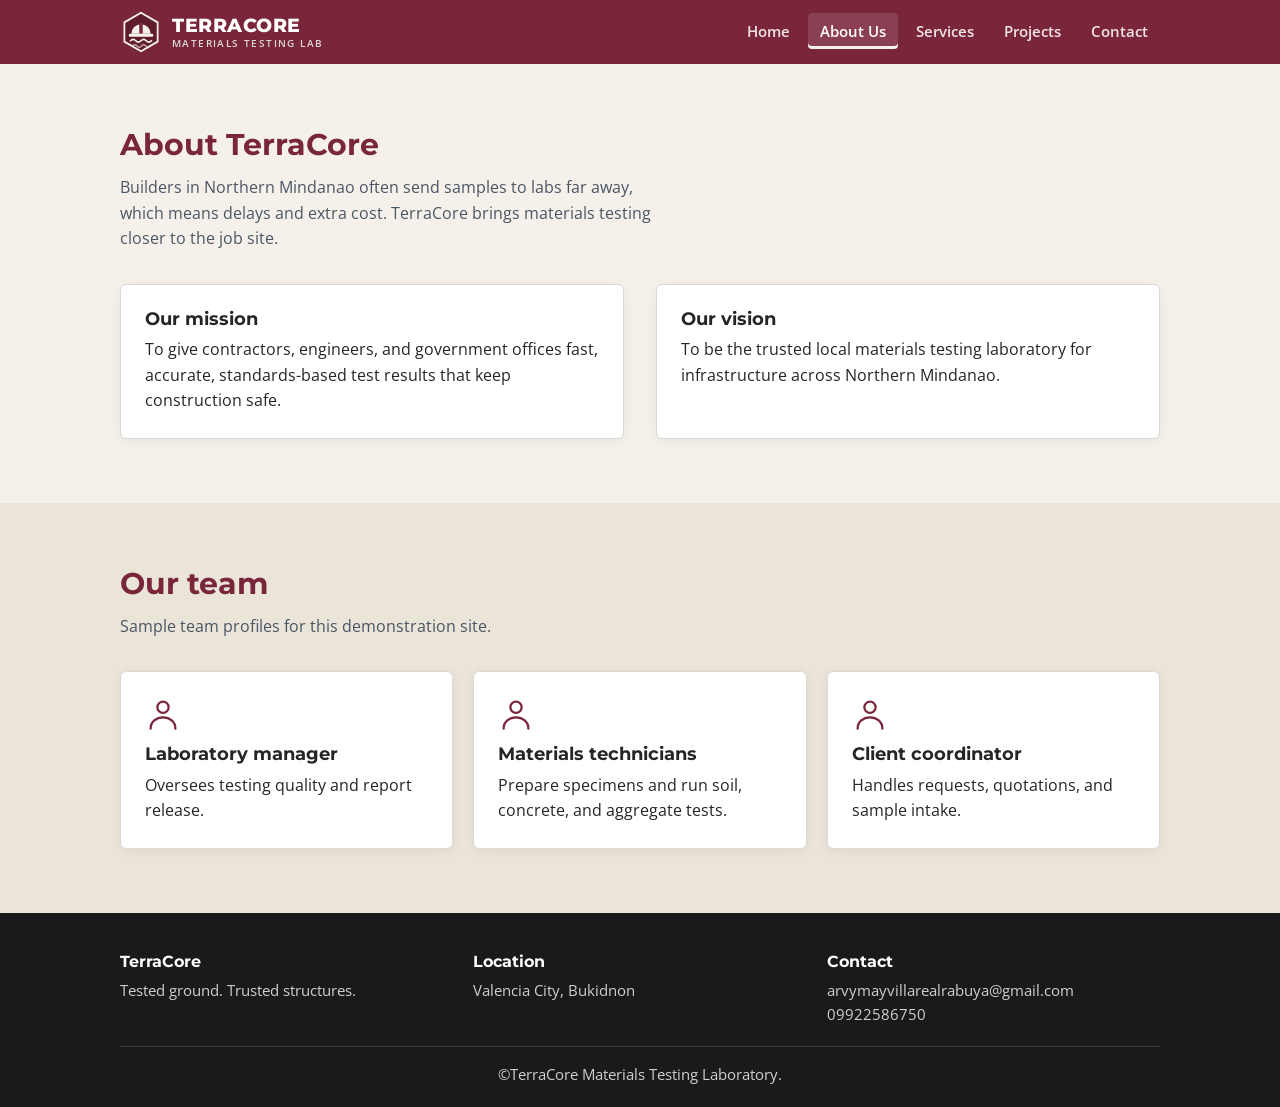
<file: about.html>
<!DOCTYPE html>
<html lang="en">
<head>
<meta charset="UTF-8">
<meta name="viewport" content="width=device-width, initial-scale=1">
<title>About Us | TerraCore Materials Testing Laboratory</title>
<link rel="preconnect" href="https://fonts.googleapis.com">
<link href="https://fonts.googleapis.com/css2?family=Montserrat:wght@600;800&family=Open+Sans:wght@400;600&family=Playfair+Display:wght@600;700&display=swap" rel="stylesheet">
<link rel="icon" href="assets/logo.svg">
<link rel="stylesheet" href="css/styles.css">
</head>
<body>
<header><div class="wrap"><nav>
<a class="logo" href="index.html"><img src="assets/logo.svg" alt=""><span class="lt">TERRACORE<small>Materials Testing Lab</small></span></a>
<button id="tog" aria-label="Toggle menu" aria-expanded="false">Menu</button>
<ul class="menu" id="menu"><li><a href="index.html">Home</a></li><li><a href="about.html" class="active">About Us</a></li><li><a href="services.html">Services</a></li><li><a href="projects.html">Projects</a></li><li><a href="contact.html">Contact</a></li></ul></nav></div></header>
<main>
<section><div class="wrap">
<h2>About TerraCore</h2>
<p class="lead">Builders in Northern Mindanao often send samples to labs far away, which means delays and extra cost. TerraCore brings materials testing closer to the job site.</p>
<div class="two">
<div class="card"><h3>Our mission</h3><p>To give contractors, engineers, and government offices fast, accurate, standards-based test results that keep construction safe.</p></div>
<div class="card"><h3>Our vision</h3><p>To be the trusted local materials testing laboratory for infrastructure across Northern Mindanao.</p></div>
</div>
</div></section>
<section class="alt"><div class="wrap">
<h2>Our team</h2><p class="lead">Sample team profiles for this demonstration site.</p>
<div class="grid">
<div class="card"><svg class="ic" viewBox="0 0 32 32" aria-hidden="true"><circle cx="16" cy="10" r="5"/><path d="M5 29c0-6 5-10 11-10s11 4 11 10"/></svg><h3>Laboratory manager</h3><p>Oversees testing quality and report release.</p></div>
<div class="card"><svg class="ic" viewBox="0 0 32 32" aria-hidden="true"><circle cx="16" cy="10" r="5"/><path d="M5 29c0-6 5-10 11-10s11 4 11 10"/></svg><h3>Materials technicians</h3><p>Prepare specimens and run soil, concrete, and aggregate tests.</p></div>
<div class="card"><svg class="ic" viewBox="0 0 32 32" aria-hidden="true"><circle cx="16" cy="10" r="5"/><path d="M5 29c0-6 5-10 11-10s11 4 11 10"/></svg><h3>Client coordinator</h3><p>Handles requests, quotations, and sample intake.</p></div>
</div></div></section>
</main>
<footer><div class="wrap">
<div class="grid">
<div><h3>TerraCore</h3><p>Tested ground. Trusted structures.</p></div>
<div><h3>Location</h3><p>Valencia City, Bukidnon</p></div>
<div><h3>Contact</h3><p>arvymayvillarealrabuya@gmail.com<br>09922586750</p></div>
</div>
<p class="copy">©TerraCore Materials Testing Laboratory.</p>
</div></footer>
<script src="js/script.js"></script>
</body>
</html>
</file>
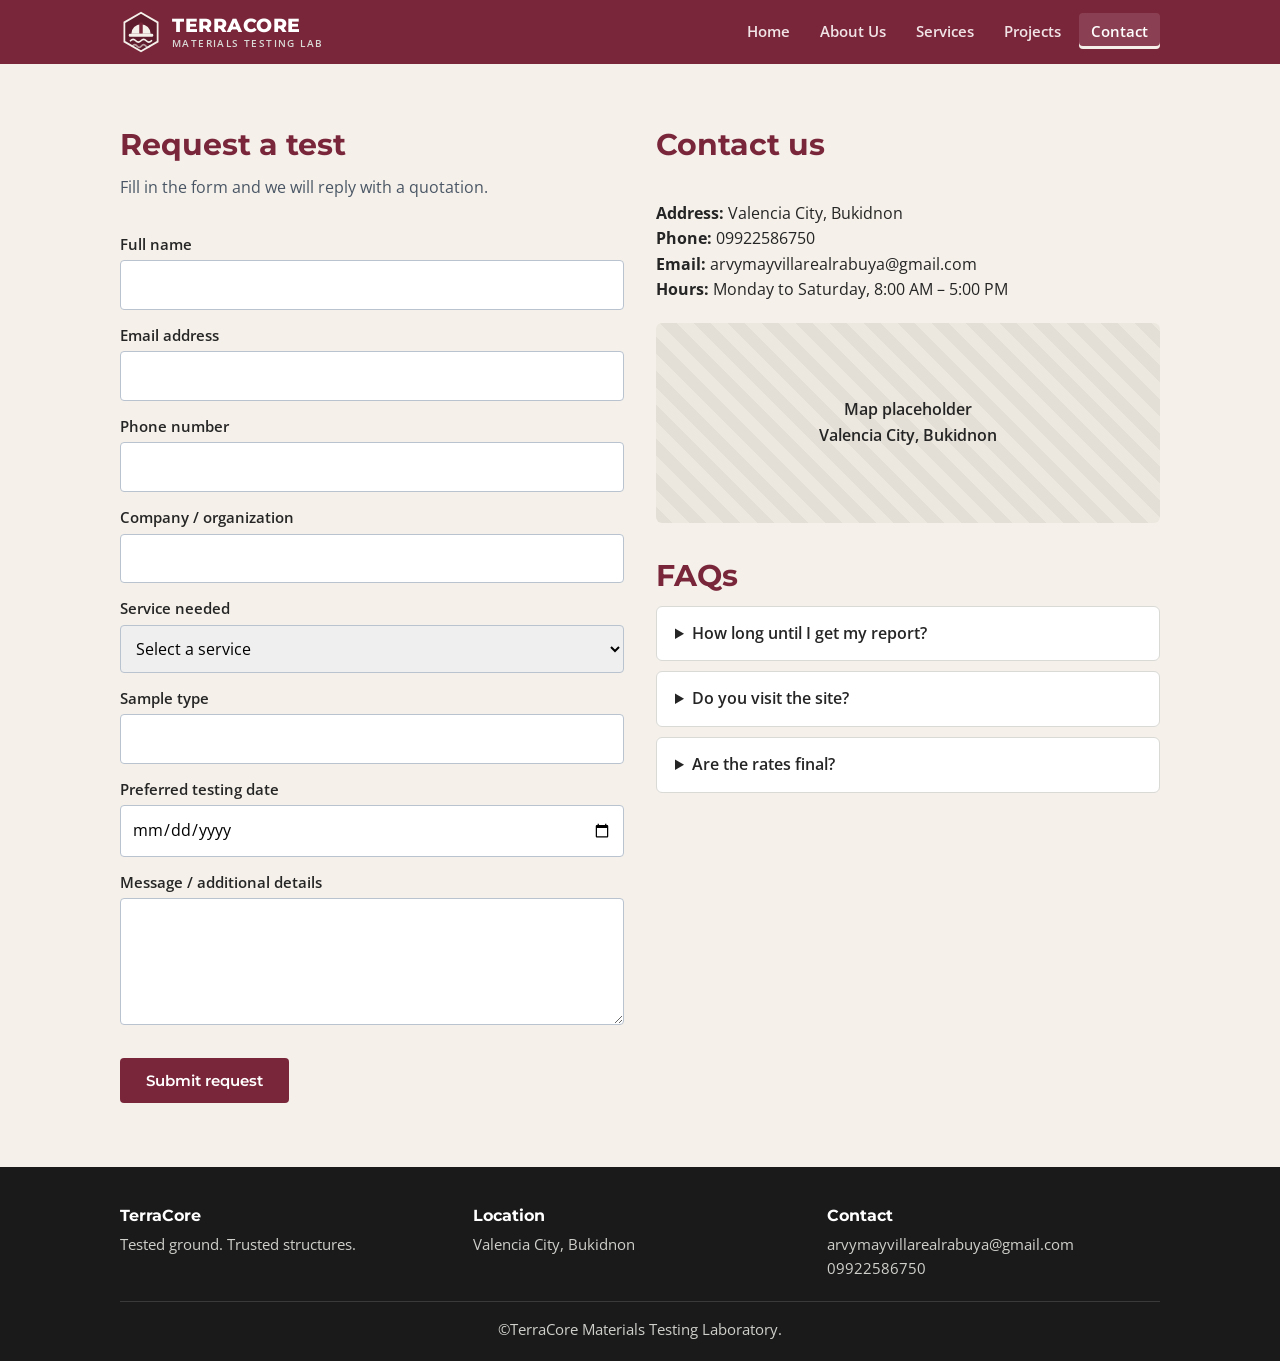
<file: contact.html>
<!DOCTYPE html>
<html lang="en">
<head>
<meta charset="UTF-8">
<meta name="viewport" content="width=device-width, initial-scale=1">
<title>Contact | TerraCore Materials Testing Laboratory</title>
<link rel="preconnect" href="https://fonts.googleapis.com">
<link href="https://fonts.googleapis.com/css2?family=Montserrat:wght@600;800&family=Open+Sans:wght@400;600&family=Playfair+Display:wght@600;700&display=swap" rel="stylesheet">
<link rel="icon" href="assets/logo.svg">
<link rel="stylesheet" href="css/styles.css">
</head>
<body>
<header><div class="wrap"><nav>
<a class="logo" href="index.html"><img src="assets/logo.svg" alt=""><span class="lt">TERRACORE<small>Materials Testing Lab</small></span></a>
<button id="tog" aria-label="Toggle menu" aria-expanded="false">Menu</button>
<ul class="menu" id="menu"><li><a href="index.html">Home</a></li><li><a href="about.html">About Us</a></li><li><a href="services.html">Services</a></li><li><a href="projects.html">Projects</a></li><li><a href="contact.html" class="active">Contact</a></li></ul></nav></div></header>
<main>
<section><div class="wrap">
<div class="two">
<div>
<h2>Request a test</h2>
<p class="lead">Fill in the form and we will reply with a quotation.</p>
<form name="request-test" method="POST" action="https://formsubmit.co/dayticliza17@gmail.com" id="form">
<input type="hidden" name="_subject" value="New TerraCore test request">
<input type="hidden" name="_template" value="table">
<input type="hidden" name="_captcha" value="false">
<input type="hidden" name="_next" id="next" value="">
<input type="text" name="_honey" style="display:none" tabindex="-1" autocomplete="off">
<label for="n">Full name</label><input id="n" name="name" required>
<label for="e">Email address</label><input id="e" name="email" type="email" required>
<label for="p">Phone number</label><input id="p" name="phone" type="tel">
<label for="c">Company / organization</label><input id="c" name="company">
<label for="s">Service needed</label>
<select id="s" name="service" required>
<option value="">Select a service</option>
<option>Soil – Sieve Analysis</option><option>Soil – Standard Proctor</option><option>Soil – CBR</option>
<option>Concrete – Cylinder Compression</option><option>Concrete – Core Test</option>
<option>Aggregate – Gradation</option><option>Field – Density Test</option><option>Steel and Masonry</option>
</select>
<label for="t">Sample type</label><input id="t" name="sample-type">
<label for="d">Preferred testing date</label><input id="d" name="date" type="date">
<label for="m">Message / additional details</label><textarea id="m" name="message" rows="4"></textarea>
<br><br><button class="btn" type="submit" id="send">Submit request</button>
<div class="msg err" id="err" role="alert">Your request could not be sent. Please try again or email us directly.</div>
</form>
</div>
<div>
<h2>Contact us</h2><br>
<p><strong>Address:</strong> Valencia City, Bukidnon</p>
<p><strong>Phone:</strong> 09922586750</p>
<p><strong>Email:</strong> arvymayvillarealrabuya@gmail.com</p>
<p><strong>Hours:</strong> Monday to Saturday, 8:00 AM – 5:00 PM</p>
<div class="map">Map placeholder<br>Valencia City, Bukidnon</div>
<h2 style="margin-top:36px">FAQs</h2>
<details><summary>How long until I get my report?</summary><p>Reports are targeted for release within 3–5 working days.</p></details>
<details><summary>Do you visit the site?</summary><p>Yes. Field services include on-site sampling and testing.</p></details>
<details><summary>Are the rates final?</summary><p>No. Listed rates are indicative. We send a final quotation on request.</p></details>
</div>
</div>
</div></section>
</main>
<footer><div class="wrap">
<div class="grid">
<div><h3>TerraCore</h3><p>Tested ground. Trusted structures.</p></div>
<div><h3>Location</h3><p>Valencia City, Bukidnon</p></div>
<div><h3>Contact</h3><p>arvymayvillarealrabuya@gmail.com<br>09922586750</p></div>
</div>
<p class="copy">©TerraCore Materials Testing Laboratory.</p>
</div></footer>
<script src="js/script.js"></script>
</body>
</html>
</file>
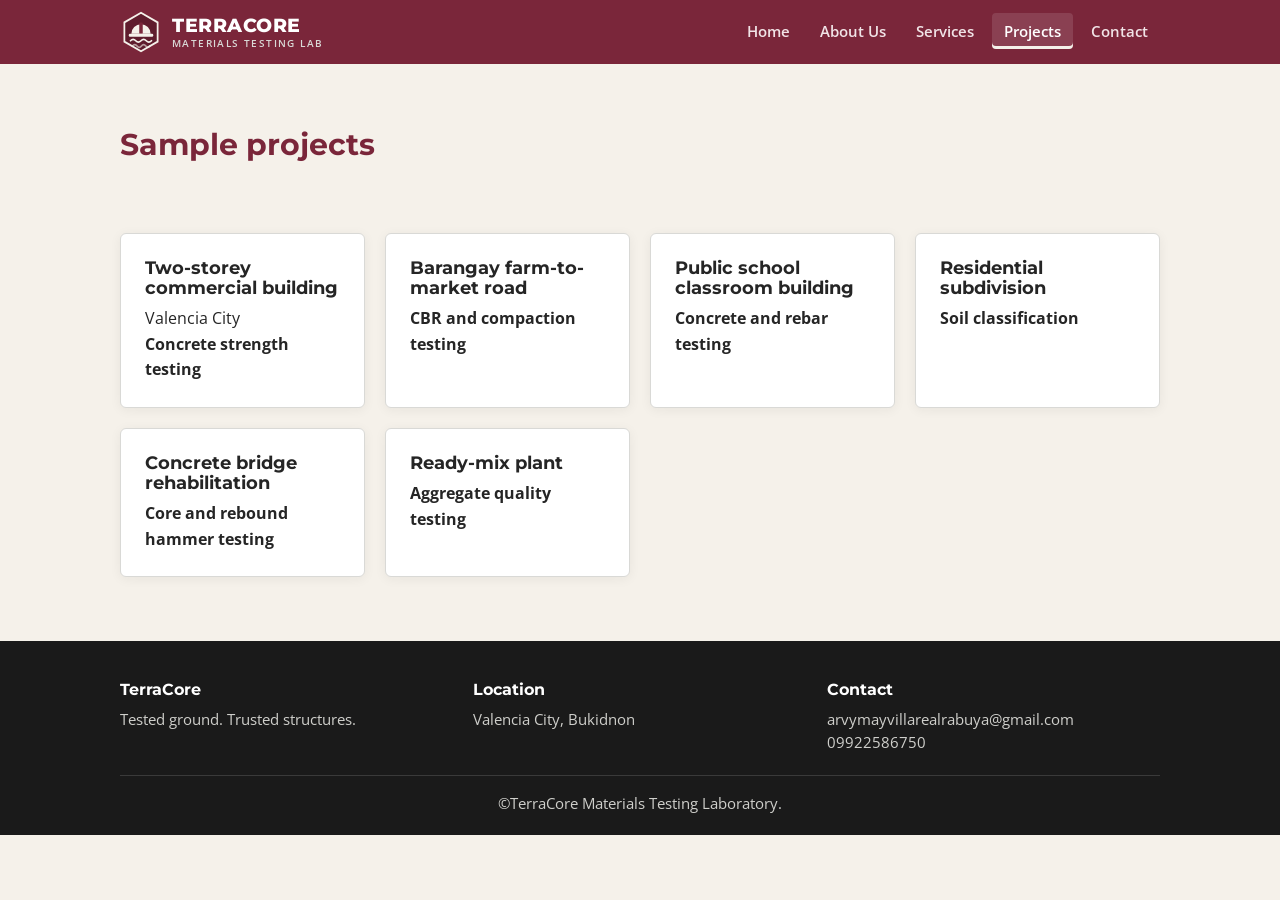
<file: projects.html>
<!DOCTYPE html>
<html lang="en">
<head>
<meta charset="UTF-8">
<meta name="viewport" content="width=device-width, initial-scale=1">
<title>Projects | TerraCore Materials Testing Laboratory</title>
<link rel="preconnect" href="https://fonts.googleapis.com">
<link href="https://fonts.googleapis.com/css2?family=Montserrat:wght@600;800&family=Open+Sans:wght@400;600&family=Playfair+Display:wght@600;700&display=swap" rel="stylesheet">
<link rel="icon" href="assets/logo.svg">
<link rel="stylesheet" href="css/styles.css">
</head>
<body>
<header><div class="wrap"><nav>
<a class="logo" href="index.html"><img src="assets/logo.svg" alt=""><span class="lt">TERRACORE<small>Materials Testing Lab</small></span></a>
<button id="tog" aria-label="Toggle menu" aria-expanded="false">Menu</button>
<ul class="menu" id="menu"><li><a href="index.html">Home</a></li><li><a href="about.html">About Us</a></li><li><a href="services.html">Services</a></li><li><a href="projects.html" class="active">Projects</a></li><li><a href="contact.html">Contact</a></li></ul></nav></div></header>
<main>
<section><div class="wrap">
<h2>Sample projects</h2>
<p class="lead"><span class="tag"></span> </p>
<div class="grid">
<div class="card"><h3>Two-storey commercial building</h3><p>Valencia City</p><p><strong>Concrete strength testing</strong></p></div>
<div class="card"><h3>Barangay farm-to-market road</h3><p><strong>CBR and compaction testing</strong></p></div>
<div class="card"><h3>Public school classroom building</h3><p><strong>Concrete and rebar testing</strong></p></div>
<div class="card"><h3>Residential subdivision</h3><p><strong>Soil classification</strong></p></div>
<div class="card"><h3>Concrete bridge rehabilitation</h3><p><strong>Core and rebound hammer testing</strong></p></div>
<div class="card"><h3>Ready-mix plant</h3><p><strong>Aggregate quality testing</strong></p></div>
</div></div></section>
</main>
<footer><div class="wrap">
<div class="grid">
<div><h3>TerraCore</h3><p>Tested ground. Trusted structures.</p></div>
<div><h3>Location</h3><p>Valencia City, Bukidnon</p></div>
<div><h3>Contact</h3><p>arvymayvillarealrabuya@gmail.com<br>09922586750</p></div>
</div>
<p class="copy">©TerraCore Materials Testing Laboratory.</p>
</div></footer>
<script src="js/script.js"></script>
</body>
</html>
</file>
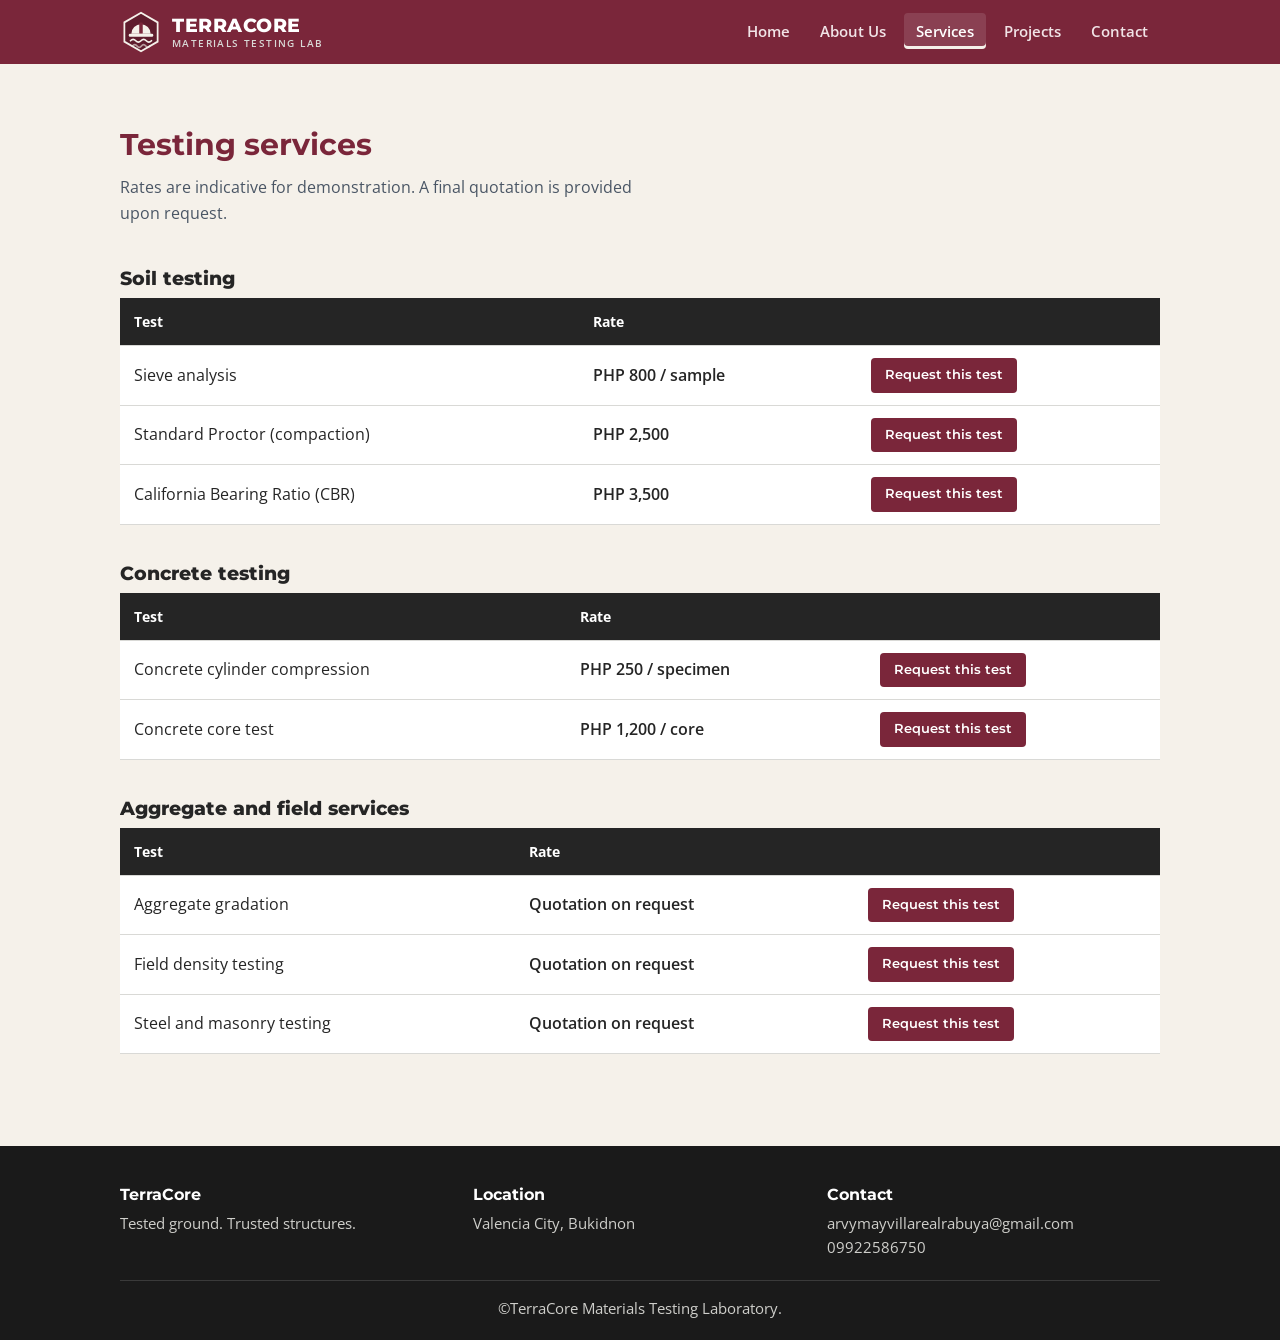
<file: services.html>
<!DOCTYPE html>
<html lang="en">
<head>
<meta charset="UTF-8">
<meta name="viewport" content="width=device-width, initial-scale=1">
<title>Services | TerraCore Materials Testing Laboratory</title>
<link rel="preconnect" href="https://fonts.googleapis.com">
<link href="https://fonts.googleapis.com/css2?family=Montserrat:wght@600;800&family=Open+Sans:wght@400;600&family=Playfair+Display:wght@600;700&display=swap" rel="stylesheet">
<link rel="icon" href="assets/logo.svg">
<link rel="stylesheet" href="css/styles.css">
</head>
<body>
<header><div class="wrap"><nav>
<a class="logo" href="index.html"><img src="assets/logo.svg" alt=""><span class="lt">TERRACORE<small>Materials Testing Lab</small></span></a>
<button id="tog" aria-label="Toggle menu" aria-expanded="false">Menu</button>
<ul class="menu" id="menu"><li><a href="index.html">Home</a></li><li><a href="about.html">About Us</a></li><li><a href="services.html" class="active">Services</a></li><li><a href="projects.html">Projects</a></li><li><a href="contact.html">Contact</a></li></ul></nav></div></header>
<main>
<section><div class="wrap">
<h2>Testing services</h2>
<p class="lead">Rates are indicative for demonstration. A final quotation is provided upon request.</p>
<div class="tw"><table><caption>Soil testing</caption>
<tr><th>Test</th><th>Rate</th><th></th></tr>
<tr><td>Sieve analysis</td><td class="price">PHP 800 / sample</td><td><a class="btn sm" href="contact.html?service=Soil%20%E2%80%93%20Sieve%20Analysis">Request this test</a></td></tr>
<tr><td>Standard Proctor (compaction)</td><td class="price">PHP 2,500</td><td><a class="btn sm" href="contact.html?service=Soil%20%E2%80%93%20Standard%20Proctor">Request this test</a></td></tr>
<tr><td>California Bearing Ratio (CBR)</td><td class="price">PHP 3,500</td><td><a class="btn sm" href="contact.html?service=Soil%20%E2%80%93%20CBR">Request this test</a></td></tr>
</table></div>
<div class="tw"><table><caption>Concrete testing</caption>
<tr><th>Test</th><th>Rate</th><th></th></tr>
<tr><td>Concrete cylinder compression</td><td class="price">PHP 250 / specimen</td><td><a class="btn sm" href="contact.html?service=Concrete%20%E2%80%93%20Cylinder%20Compression">Request this test</a></td></tr>
<tr><td>Concrete core test</td><td class="price">PHP 1,200 / core</td><td><a class="btn sm" href="contact.html?service=Concrete%20%E2%80%93%20Core%20Test">Request this test</a></td></tr>
</table></div>
<div class="tw"><table><caption>Aggregate and field services</caption>
<tr><th>Test</th><th>Rate</th><th></th></tr>
<tr><td>Aggregate gradation</td><td class="price">Quotation on request</td><td><a class="btn sm" href="contact.html?service=Aggregate%20%E2%80%93%20Gradation">Request this test</a></td></tr>
<tr><td>Field density testing</td><td class="price">Quotation on request</td><td><a class="btn sm" href="contact.html?service=Field%20%E2%80%93%20Density%20Test">Request this test</a></td></tr>
<tr><td>Steel and masonry testing</td><td class="price">Quotation on request</td><td><a class="btn sm" href="contact.html?service=Steel%20and%20Masonry">Request this test</a></td></tr>
</table></div>
</div></section>
</main>
<footer><div class="wrap">
<div class="grid">
<div><h3>TerraCore</h3><p>Tested ground. Trusted structures.</p></div>
<div><h3>Location</h3><p>Valencia City, Bukidnon</p></div>
<div><h3>Contact</h3><p>arvymayvillarealrabuya@gmail.com<br>09922586750</p></div>
</div>
<p class="copy">©TerraCore Materials Testing Laboratory.</p>
</div></footer>
<script src="js/script.js"></script>
</body>
</html>
</file>
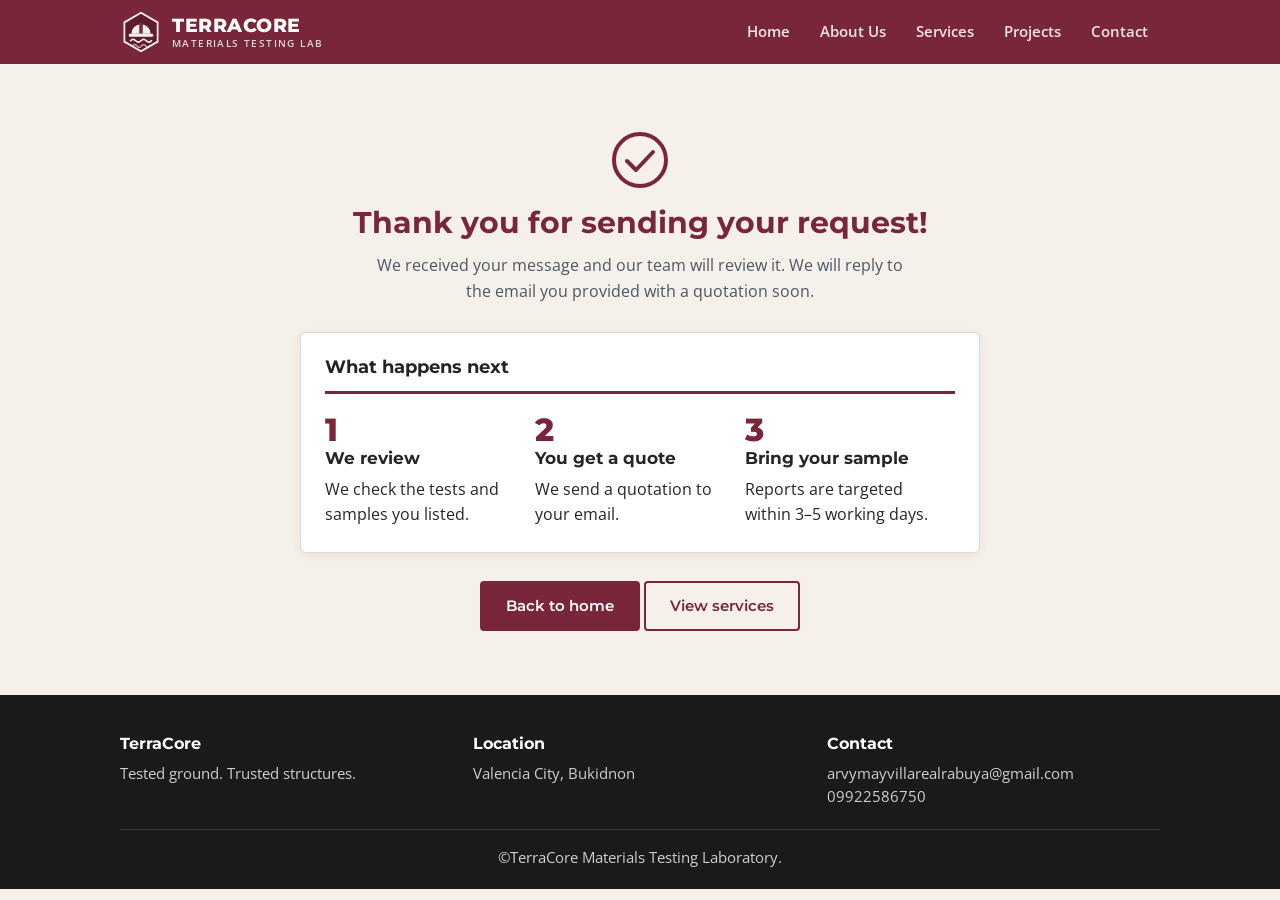
<file: thanks.html>
<!DOCTYPE html>
<html lang="en">
<head>
<meta name="robots" content="noindex">
<meta charset="UTF-8">
<meta name="viewport" content="width=device-width, initial-scale=1">
<title>Thank you | TerraCore Materials Testing Laboratory</title>
<link rel="preconnect" href="https://fonts.googleapis.com">
<link href="https://fonts.googleapis.com/css2?family=Montserrat:wght@600;800&family=Open+Sans:wght@400;600&family=Playfair+Display:wght@600;700&display=swap" rel="stylesheet">
<link rel="icon" href="assets/logo.svg">
<link rel="stylesheet" href="css/styles.css">
</head>
<body>
<header><div class="wrap"><nav>
<a class="logo" href="index.html"><img src="assets/logo.svg" alt=""><span class="lt">TERRACORE<small>Materials Testing Lab</small></span></a>
<button id="tog" aria-label="Toggle menu" aria-expanded="false">Menu</button>
<ul class="menu" id="menu"><li><a href="index.html">Home</a></li><li><a href="about.html">About Us</a></li><li><a href="services.html">Services</a></li><li><a href="projects.html">Projects</a></li><li><a href="contact.html">Contact</a></li></ul></nav></div></header>
<main>
<main>
<section><div class="wrap" style="max-width:720px;text-align:center">
<svg class="ic" style="margin:0 auto 14px;width:64px;height:64px" viewBox="0 0 32 32" aria-hidden="true"><circle cx="16" cy="16" r="13"/><path d="M9.5 16.5l4.5 4.5 8.5-9"/></svg>
<h2>Thank you for sending your request!</h2>
<p class="lead" style="margin:0 auto 28px">We received your message and our team will review it. We will reply to the email you provided with a quotation soon.</p>
<div class="card" style="text-align:left;margin-bottom:28px">
<h3>What happens next</h3>
<div class="steps" style="margin-top:14px">
<div class="step"><h3>We review</h3><p>We check the tests and samples you listed.</p></div>
<div class="step"><h3>You get a quote</h3><p>We send a quotation to your email.</p></div>
<div class="step"><h3>Bring your sample</h3><p>Reports are targeted within 3–5 working days.</p></div>
</div></div>
<a class="btn" href="index.html">Back to home</a> <a class="btn ghost" style="border-color:#7A263A;color:#7A263A" href="services.html">View services</a>
</div></section>
</main>
<footer><div class="wrap">
<div class="grid">
<div><h3>TerraCore</h3><p>Tested ground. Trusted structures.</p></div>
<div><h3>Location</h3><p>Valencia City, Bukidnon</p></div>
<div><h3>Contact</h3><p>arvymayvillarealrabuya@gmail.com<br>09922586750</p></div>
</div>
<p class="copy">©TerraCore Materials Testing Laboratory.</p>
</div></footer>
<script src="js/script.js"></script>
</body>
</html>
</file>
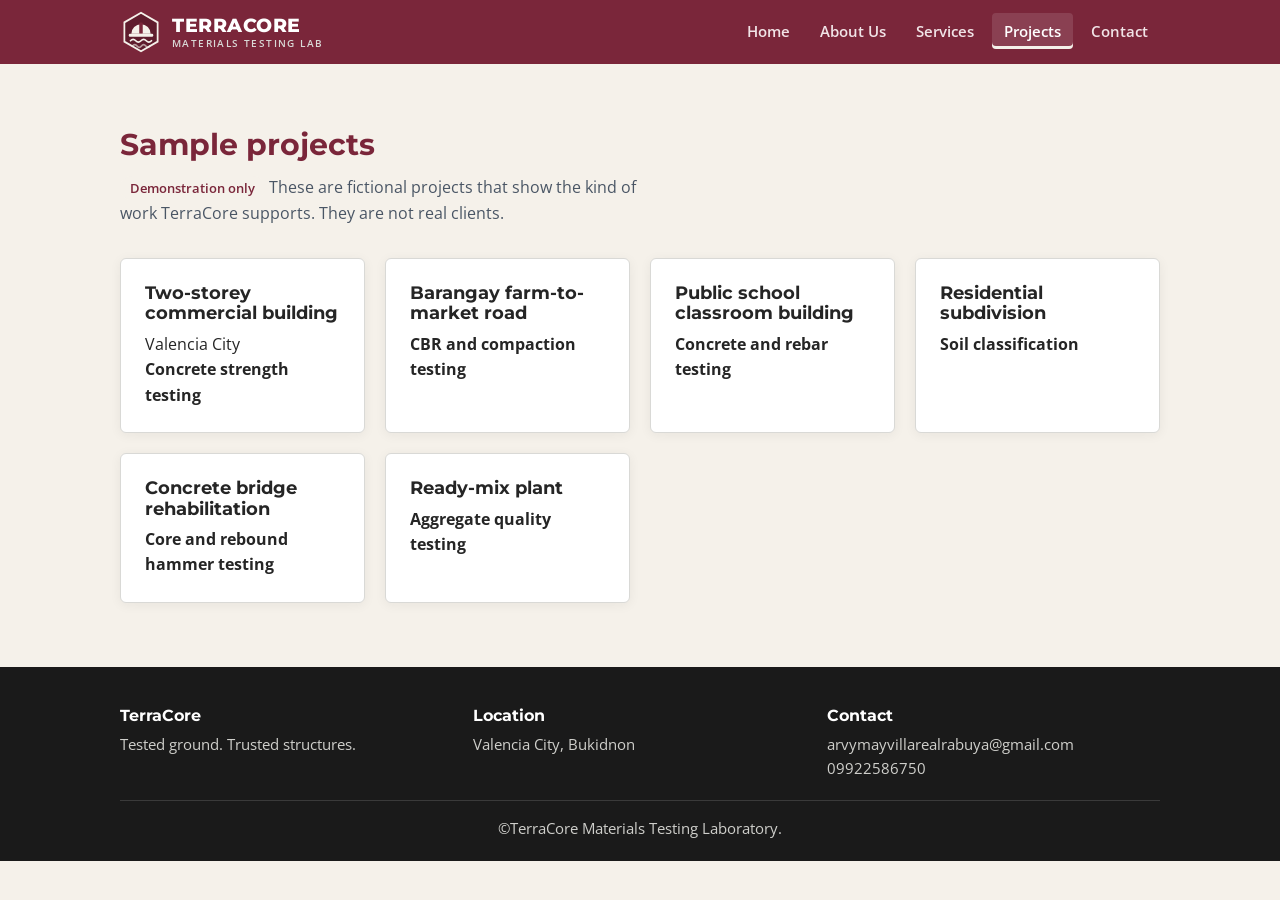
<file: TerraCore/projects.html>
<!DOCTYPE html>
<html lang="en">
<head>
<meta charset="UTF-8">
<meta name="viewport" content="width=device-width, initial-scale=1">
<title>Projects | TerraCore Materials Testing Laboratory</title>
<link rel="preconnect" href="https://fonts.googleapis.com">
<link href="https://fonts.googleapis.com/css2?family=Montserrat:wght@600;800&family=Open+Sans:wght@400;600&family=Playfair+Display:wght@600;700&display=swap" rel="stylesheet">
<link rel="icon" href="assets/logo.svg">
<link rel="stylesheet" href="css/styles.css">
</head>
<body>
<header><div class="wrap"><nav>
<a class="logo" href="index.html"><img src="assets/logo.svg" alt=""><span class="lt">TERRACORE<small>Materials Testing Lab</small></span></a>
<button id="tog" aria-label="Toggle menu" aria-expanded="false">Menu</button>
<ul class="menu" id="menu"><li><a href="index.html">Home</a></li><li><a href="about.html">About Us</a></li><li><a href="services.html">Services</a></li><li><a href="projects.html" class="active">Projects</a></li><li><a href="contact.html">Contact</a></li></ul></nav></div></header>
<main>
<section><div class="wrap">
<h2>Sample projects</h2>
<p class="lead"><span class="tag">Demonstration only</span> These are fictional projects that show the kind of work TerraCore supports. They are not real clients.</p>
<div class="grid">
<div class="card"><h3>Two-storey commercial building</h3><p>Valencia City</p><p><strong>Concrete strength testing</strong></p></div>
<div class="card"><h3>Barangay farm-to-market road</h3><p><strong>CBR and compaction testing</strong></p></div>
<div class="card"><h3>Public school classroom building</h3><p><strong>Concrete and rebar testing</strong></p></div>
<div class="card"><h3>Residential subdivision</h3><p><strong>Soil classification</strong></p></div>
<div class="card"><h3>Concrete bridge rehabilitation</h3><p><strong>Core and rebound hammer testing</strong></p></div>
<div class="card"><h3>Ready-mix plant</h3><p><strong>Aggregate quality testing</strong></p></div>
</div></div></section>
</main>
<footer><div class="wrap">
<div class="grid">
<div><h3>TerraCore</h3><p>Tested ground. Trusted structures.</p></div>
<div><h3>Location</h3><p>Valencia City, Bukidnon</p></div>
<div><h3>Contact</h3><p>arvymayvillarealrabuya@gmail.com<br>09922586750</p></div>
</div>
<p class="copy">©TerraCore Materials Testing Laboratory.</p>
</div></footer>
<script src="js/script.js"></script>
</body>
</html>
</file>
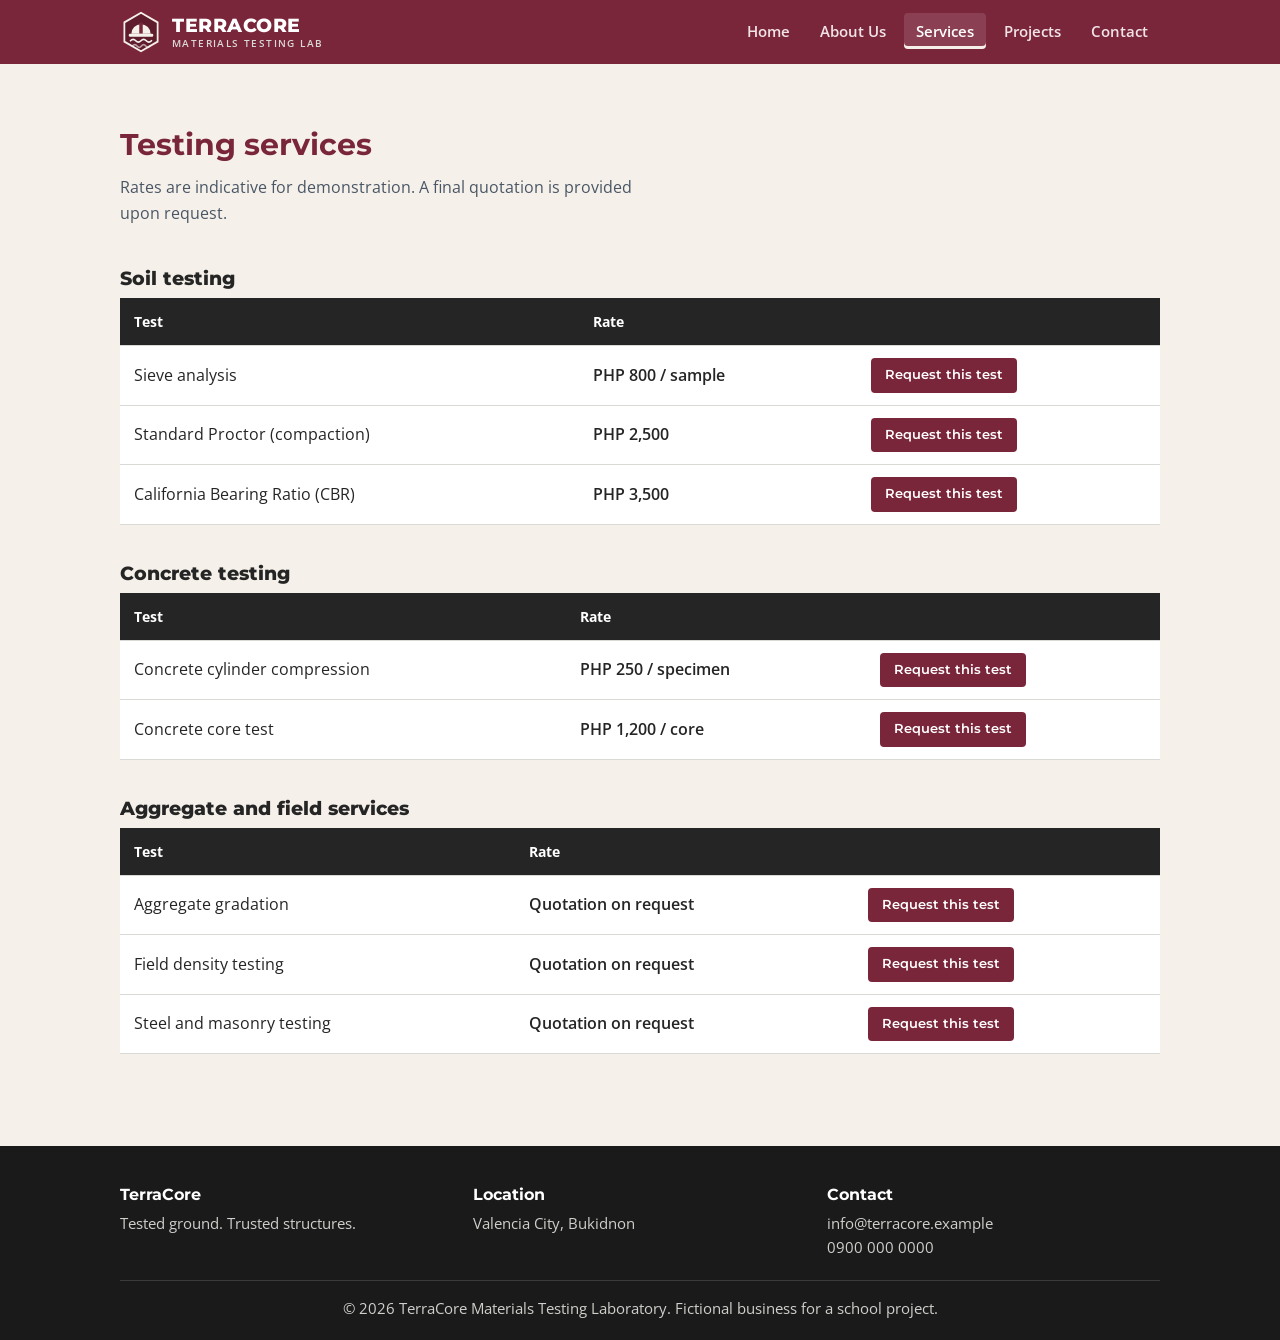
<file: TerraCore/services.html>
<!DOCTYPE html>
<html lang="en">
<head>
<meta charset="UTF-8">
<meta name="viewport" content="width=device-width, initial-scale=1">
<title>Services | TerraCore Materials Testing Laboratory</title>
<link rel="preconnect" href="https://fonts.googleapis.com">
<link href="https://fonts.googleapis.com/css2?family=Montserrat:wght@600;800&family=Open+Sans:wght@400;600&family=Playfair+Display:wght@600;700&display=swap" rel="stylesheet">
<link rel="icon" href="assets/logo.svg">
<link rel="stylesheet" href="css/styles.css">
</head>
<body>
<header><div class="wrap"><nav>
<a class="logo" href="index.html"><img src="assets/logo.svg" alt=""><span class="lt">TERRACORE<small>Materials Testing Lab</small></span></a>
<button id="tog" aria-label="Toggle menu" aria-expanded="false">Menu</button>
<ul class="menu" id="menu"><li><a href="index.html">Home</a></li><li><a href="about.html">About Us</a></li><li><a href="services.html" class="active">Services</a></li><li><a href="projects.html">Projects</a></li><li><a href="contact.html">Contact</a></li></ul></nav></div></header>
<main>
<section><div class="wrap">
<h2>Testing services</h2>
<p class="lead">Rates are indicative for demonstration. A final quotation is provided upon request.</p>
<div class="tw"><table><caption>Soil testing</caption>
<tr><th>Test</th><th>Rate</th><th></th></tr>
<tr><td>Sieve analysis</td><td class="price">PHP 800 / sample</td><td><a class="btn sm" href="contact.html?service=Soil%20%E2%80%93%20Sieve%20Analysis">Request this test</a></td></tr>
<tr><td>Standard Proctor (compaction)</td><td class="price">PHP 2,500</td><td><a class="btn sm" href="contact.html?service=Soil%20%E2%80%93%20Standard%20Proctor">Request this test</a></td></tr>
<tr><td>California Bearing Ratio (CBR)</td><td class="price">PHP 3,500</td><td><a class="btn sm" href="contact.html?service=Soil%20%E2%80%93%20CBR">Request this test</a></td></tr>
</table></div>
<div class="tw"><table><caption>Concrete testing</caption>
<tr><th>Test</th><th>Rate</th><th></th></tr>
<tr><td>Concrete cylinder compression</td><td class="price">PHP 250 / specimen</td><td><a class="btn sm" href="contact.html?service=Concrete%20%E2%80%93%20Cylinder%20Compression">Request this test</a></td></tr>
<tr><td>Concrete core test</td><td class="price">PHP 1,200 / core</td><td><a class="btn sm" href="contact.html?service=Concrete%20%E2%80%93%20Core%20Test">Request this test</a></td></tr>
</table></div>
<div class="tw"><table><caption>Aggregate and field services</caption>
<tr><th>Test</th><th>Rate</th><th></th></tr>
<tr><td>Aggregate gradation</td><td class="price">Quotation on request</td><td><a class="btn sm" href="contact.html?service=Aggregate%20%E2%80%93%20Gradation">Request this test</a></td></tr>
<tr><td>Field density testing</td><td class="price">Quotation on request</td><td><a class="btn sm" href="contact.html?service=Field%20%E2%80%93%20Density%20Test">Request this test</a></td></tr>
<tr><td>Steel and masonry testing</td><td class="price">Quotation on request</td><td><a class="btn sm" href="contact.html?service=Steel%20and%20Masonry">Request this test</a></td></tr>
</table></div>
</div></section>
</main>
<footer><div class="wrap">
<div class="grid">
<div><h3>TerraCore</h3><p>Tested ground. Trusted structures.</p></div>
<div><h3>Location</h3><p>Valencia City, Bukidnon</p></div>
<div><h3>Contact</h3><p>info@terracore.example<br>0900 000 0000</p></div>
</div>
<p class="copy">© 2026 TerraCore Materials Testing Laboratory. Fictional business for a school project.</p>
</div></footer>
<script src="js/script.js"></script>
</body>
</html>
</file>
<file: css/styles.css>
:root{--navy:#252525;--navy2:#3a3a3a;--orange:#7A263A;--white:#fff;--gray:#EAE4D9;--ink:#252525;--line:#D9D9D6}
*{box-sizing:border-box;margin:0}
body{font-family:'Open Sans',sans-serif;color:var(--ink);line-height:1.6;background:#F5F1EA}
h1,h2,h3,.logo{font-family:'Montserrat',sans-serif;line-height:1.15}
a{color:inherit}
:focus-visible{outline:3px solid var(--orange);outline-offset:2px}
.wrap{max-width:1080px;margin:0 auto;padding:0 20px}
header{background:#7A263A;position:sticky;top:0;z-index:10}
nav{display:flex;align-items:center;justify-content:space-between;height:64px}
.logo{color:var(--white);font-weight:800;font-size:1.3rem;text-decoration:none;letter-spacing:.5px}
.menu{display:flex;gap:6px;list-style:none;padding:0}
.menu a{color:#f1e4e7;text-decoration:none;padding:8px 12px;border-radius:4px;font-weight:600;font-size:.95rem}
.menu a:hover,.menu a.active{color:var(--white);background:rgba(255,255,255,.12)}
.menu a.active{box-shadow:inset 0 -3px #F5F1EA}
#tog{display:none;background:none;border:1px solid #6b6b6b;color:#fff;padding:6px 12px;border-radius:4px;font-size:1rem;cursor:pointer}
.btn{display:inline-block;background:var(--orange);color:#fff;font-family:'Montserrat',sans-serif;font-weight:600;padding:13px 26px;border:0;border-radius:4px;text-decoration:none;cursor:pointer;font-size:.95rem}
.btn:hover{background:#5f1c2d}
.btn.ghost{background:transparent;border:2px solid #fff}
.btn.ghost:hover{background:rgba(255,255,255,.12)}
.btn.sm{padding:7px 14px;font-size:.8rem}
section{padding:64px 0}
.alt{background:var(--gray)}
h2{font-size:1.9rem;color:var(--orange);margin-bottom:12px}
.lead{max-width:60ch;margin-bottom:32px;color:#4a5665}
.hero{position:relative;overflow:hidden;background:#1a1a1a;color:#fff;padding:96px 0}
.hero h1{font-size:clamp(2.4rem,6vw,4.2rem);font-weight:800;max-width:14ch}
.hero h1 em{font-style:normal;color:#E7B7C2;font-style:normal;display:block}
.hero p{max-width:52ch;margin:20px 0 32px;font-size:1.1rem;color:#e8e4dc}
.hero .btn+.btn{margin-left:10px}
.grid{display:grid;gap:20px;grid-template-columns:repeat(auto-fit,minmax(220px,1fr))}
.card{background:#fff;border:1px solid var(--line);border-radius:6px;padding:24px}
.card h3{color:var(--navy);margin-bottom:8px;font-size:1.1rem}
.card .ico{font-size:1.8rem;margin-bottom:10px}
.card.soil{border-top:5px solid #8a5a3b}.card.conc{border-top:5px solid #9aa3ad}.card.agg{border-top:5px solid var(--orange)}.card.field{border-top:5px solid var(--navy)}
.card a.more{color:var(--orange);font-weight:600;text-decoration:none;font-size:.9rem}
.steps{counter-reset:s;display:grid;gap:0;grid-template-columns:repeat(auto-fit,minmax(200px,1fr))}
.step{counter-increment:s;padding:0 18px 0 0;border-top:3px solid var(--orange);padding-top:16px}
.step::before{content:counter(s);display:block;font:800 2rem 'Montserrat';color:var(--orange)}
.step h3{color:var(--navy);font-size:1.05rem}
.cta{background:var(--navy);color:#fff;text-align:center}
.cta h2{color:#fff}
.tag{display:inline-block;background:#F5F1EA;color:#7A263A;padding:2px 10px;border-radius:20px;font-size:.8rem;font-weight:600}
table{width:100%;border-collapse:collapse;background:#fff;margin-bottom:28px}
caption{text-align:left;font:800 1.2rem 'Montserrat';color:var(--navy);padding:8px 0}
th,td{padding:12px 14px;text-align:left;border-bottom:1px solid var(--line)}
th{background:var(--navy);color:#fff;font-size:.9rem}
td.price{font-weight:600;white-space:nowrap}
.tw{overflow-x:auto}
.two{display:grid;gap:32px;grid-template-columns:repeat(auto-fit,minmax(300px,1fr))}
label{display:block;font-weight:600;margin:14px 0 4px;font-size:.92rem}
input,select,textarea{width:100%;padding:11px;border:1px solid #b9c2cf;border-radius:4px;font:inherit}
.msg{display:none;background:#e6f6ea;border:1px solid #79c98d;padding:14px;border-radius:4px;margin-top:16px}
details{background:#fff;border:1px solid var(--line);border-radius:6px;padding:14px 18px;margin-bottom:10px}
summary{font-weight:600;color:var(--navy);cursor:pointer}
.map{background:repeating-linear-gradient(45deg,#e4dfd6 0 12px,#ece8e0 12px 24px);height:200px;border-radius:6px;display:grid;place-items:center;text-align:center;color:var(--navy);font-weight:600;margin-top:20px}
footer{background:#1a1a1a;color:#cfcfcb;padding:40px 0 20px;font-size:.92rem}
footer .grid{margin-bottom:20px}
footer h3{color:#fff;font-size:1rem;margin-bottom:8px}
.copy{border-top:1px solid #3a3a3a;padding-top:16px;text-align:center}
@media(max-width:760px){
#tog{display:block}
.menu{display:none;position:absolute;top:64px;left:0;right:0;background:#7A263A;flex-direction:column;padding:10px 20px}
.menu.open{display:flex}
.hero{padding:64px 0}.hero .btn+.btn{margin:10px 0 0}
}
.msg.err{background:#fdecea;border-color:#e08a83}

.logo{display:flex;align-items:center;gap:10px}
.logo img{width:42px;height:42px}
.logo .lt{display:flex;flex-direction:column;font-weight:800;font-size:1.2rem;letter-spacing:.5px}
.logo small{font:600 .6rem 'Open Sans',sans-serif;letter-spacing:1.4px;text-transform:uppercase;color:#D9D9D6}
.hero .scene,.hero .bg{opacity:1;position:absolute;inset:0;width:100%;height:100%;object-fit:cover}
.hero::after{content:"";position:absolute;inset:0;background:linear-gradient(100deg,rgba(37,37,37,.96) 35%,rgba(37,37,37,.1))}
.hero .wrap{position:relative;z-index:2}
.hero .btn,.cta .btn{border:1px solid rgba(245,241,234,.4)}

.card{box-shadow:0 2px 12px rgba(37,37,37,.06)}
.btn.ghost,.hero .btn.ghost{background:transparent;border:2px solid #fff;padding:11px 24px}
.hero .photo{position:absolute;inset:0;background:url(../assets/hero.png) 70% 60%/cover no-repeat}
.hero::after{background:linear-gradient(90deg,#1a1a1a 28%,rgba(26,26,26,.7) 52%,rgba(26,26,26,.35) 100%)}
.ic{width:36px;height:36px;fill:none;stroke:#7A263A;stroke-width:2;stroke-linejoin:round;stroke-linecap:round;margin-bottom:12px;display:block}
.hero p{color:#e8e4dc}
</file>
<file: TerraCore/css/styles.css>
:root{--navy:#252525;--navy2:#3a3a3a;--orange:#7A263A;--white:#fff;--gray:#EAE4D9;--ink:#252525;--line:#D9D9D6}
*{box-sizing:border-box;margin:0}
body{font-family:'Open Sans',sans-serif;color:var(--ink);line-height:1.6;background:#F5F1EA}
h1,h2,h3,.logo{font-family:'Montserrat',sans-serif;line-height:1.15}
a{color:inherit}
:focus-visible{outline:3px solid var(--orange);outline-offset:2px}
.wrap{max-width:1080px;margin:0 auto;padding:0 20px}
header{background:#7A263A;position:sticky;top:0;z-index:10}
nav{display:flex;align-items:center;justify-content:space-between;height:64px}
.logo{color:var(--white);font-weight:800;font-size:1.3rem;text-decoration:none;letter-spacing:.5px}
.menu{display:flex;gap:6px;list-style:none;padding:0}
.menu a{color:#f1e4e7;text-decoration:none;padding:8px 12px;border-radius:4px;font-weight:600;font-size:.95rem}
.menu a:hover,.menu a.active{color:var(--white);background:rgba(255,255,255,.12)}
.menu a.active{box-shadow:inset 0 -3px #F5F1EA}
#tog{display:none;background:none;border:1px solid #6b6b6b;color:#fff;padding:6px 12px;border-radius:4px;font-size:1rem;cursor:pointer}
.btn{display:inline-block;background:var(--orange);color:#fff;font-family:'Montserrat',sans-serif;font-weight:600;padding:13px 26px;border:0;border-radius:4px;text-decoration:none;cursor:pointer;font-size:.95rem}
.btn:hover{background:#5f1c2d}
.btn.ghost{background:transparent;border:2px solid #fff}
.btn.ghost:hover{background:rgba(255,255,255,.12)}
.btn.sm{padding:7px 14px;font-size:.8rem}
section{padding:64px 0}
.alt{background:var(--gray)}
h2{font-size:1.9rem;color:var(--orange);margin-bottom:12px}
.lead{max-width:60ch;margin-bottom:32px;color:#4a5665}
.hero{position:relative;overflow:hidden;background:#1a1a1a;color:#fff;padding:96px 0}
.hero h1{font-size:clamp(2.4rem,6vw,4.2rem);font-weight:800;max-width:14ch}
.hero h1 em{font-style:normal;color:#E7B7C2;font-style:normal;display:block}
.hero p{max-width:52ch;margin:20px 0 32px;font-size:1.1rem;color:#e8e4dc}
.hero .btn+.btn{margin-left:10px}
.grid{display:grid;gap:20px;grid-template-columns:repeat(auto-fit,minmax(220px,1fr))}
.card{background:#fff;border:1px solid var(--line);border-radius:6px;padding:24px}
.card h3{color:var(--navy);margin-bottom:8px;font-size:1.1rem}
.card .ico{font-size:1.8rem;margin-bottom:10px}
.card.soil{border-top:5px solid #8a5a3b}.card.conc{border-top:5px solid #9aa3ad}.card.agg{border-top:5px solid var(--orange)}.card.field{border-top:5px solid var(--navy)}
.card a.more{color:var(--orange);font-weight:600;text-decoration:none;font-size:.9rem}
.steps{counter-reset:s;display:grid;gap:0;grid-template-columns:repeat(auto-fit,minmax(200px,1fr))}
.step{counter-increment:s;padding:0 18px 0 0;border-top:3px solid var(--orange);padding-top:16px}
.step::before{content:counter(s);display:block;font:800 2rem 'Montserrat';color:var(--orange)}
.step h3{color:var(--navy);font-size:1.05rem}
.cta{background:var(--navy);color:#fff;text-align:center}
.cta h2{color:#fff}
.tag{display:inline-block;background:#F5F1EA;color:#7A263A;padding:2px 10px;border-radius:20px;font-size:.8rem;font-weight:600}
table{width:100%;border-collapse:collapse;background:#fff;margin-bottom:28px}
caption{text-align:left;font:800 1.2rem 'Montserrat';color:var(--navy);padding:8px 0}
th,td{padding:12px 14px;text-align:left;border-bottom:1px solid var(--line)}
th{background:var(--navy);color:#fff;font-size:.9rem}
td.price{font-weight:600;white-space:nowrap}
.tw{overflow-x:auto}
.two{display:grid;gap:32px;grid-template-columns:repeat(auto-fit,minmax(300px,1fr))}
label{display:block;font-weight:600;margin:14px 0 4px;font-size:.92rem}
input,select,textarea{width:100%;padding:11px;border:1px solid #b9c2cf;border-radius:4px;font:inherit}
.msg{display:none;background:#e6f6ea;border:1px solid #79c98d;padding:14px;border-radius:4px;margin-top:16px}
details{background:#fff;border:1px solid var(--line);border-radius:6px;padding:14px 18px;margin-bottom:10px}
summary{font-weight:600;color:var(--navy);cursor:pointer}
.map{background:repeating-linear-gradient(45deg,#e4dfd6 0 12px,#ece8e0 12px 24px);height:200px;border-radius:6px;display:grid;place-items:center;text-align:center;color:var(--navy);font-weight:600;margin-top:20px}
footer{background:#1a1a1a;color:#cfcfcb;padding:40px 0 20px;font-size:.92rem}
footer .grid{margin-bottom:20px}
footer h3{color:#fff;font-size:1rem;margin-bottom:8px}
.copy{border-top:1px solid #3a3a3a;padding-top:16px;text-align:center}
@media(max-width:760px){
#tog{display:block}
.menu{display:none;position:absolute;top:64px;left:0;right:0;background:#7A263A;flex-direction:column;padding:10px 20px}
.menu.open{display:flex}
.hero{padding:64px 0}.hero .btn+.btn{margin:10px 0 0}
}
.msg.err{background:#fdecea;border-color:#e08a83}

.logo{display:flex;align-items:center;gap:10px}
.logo img{width:42px;height:42px}
.logo .lt{display:flex;flex-direction:column;font-weight:800;font-size:1.2rem;letter-spacing:.5px}
.logo small{font:600 .6rem 'Open Sans',sans-serif;letter-spacing:1.4px;text-transform:uppercase;color:#D9D9D6}
.hero .scene,.hero .bg{opacity:1;position:absolute;inset:0;width:100%;height:100%;object-fit:cover}
.hero::after{content:"";position:absolute;inset:0;background:linear-gradient(100deg,rgba(37,37,37,.96) 35%,rgba(37,37,37,.1))}
.hero .wrap{position:relative;z-index:2}
.hero .btn,.cta .btn{border:1px solid rgba(245,241,234,.4)}

.card{box-shadow:0 2px 12px rgba(37,37,37,.06)}
.btn.ghost,.hero .btn.ghost{background:transparent;border:2px solid #fff;padding:11px 24px}
.hero .photo{position:absolute;inset:0;background:url(../assets/hero.png) 70% 60%/cover no-repeat}
.hero::after{background:linear-gradient(90deg,#1a1a1a 28%,rgba(26,26,26,.7) 52%,rgba(26,26,26,.35) 100%)}
.ic{width:36px;height:36px;fill:none;stroke:#7A263A;stroke-width:2;stroke-linejoin:round;stroke-linecap:round;margin-bottom:12px;display:block}
.hero p{color:#e8e4dc}
</file>
